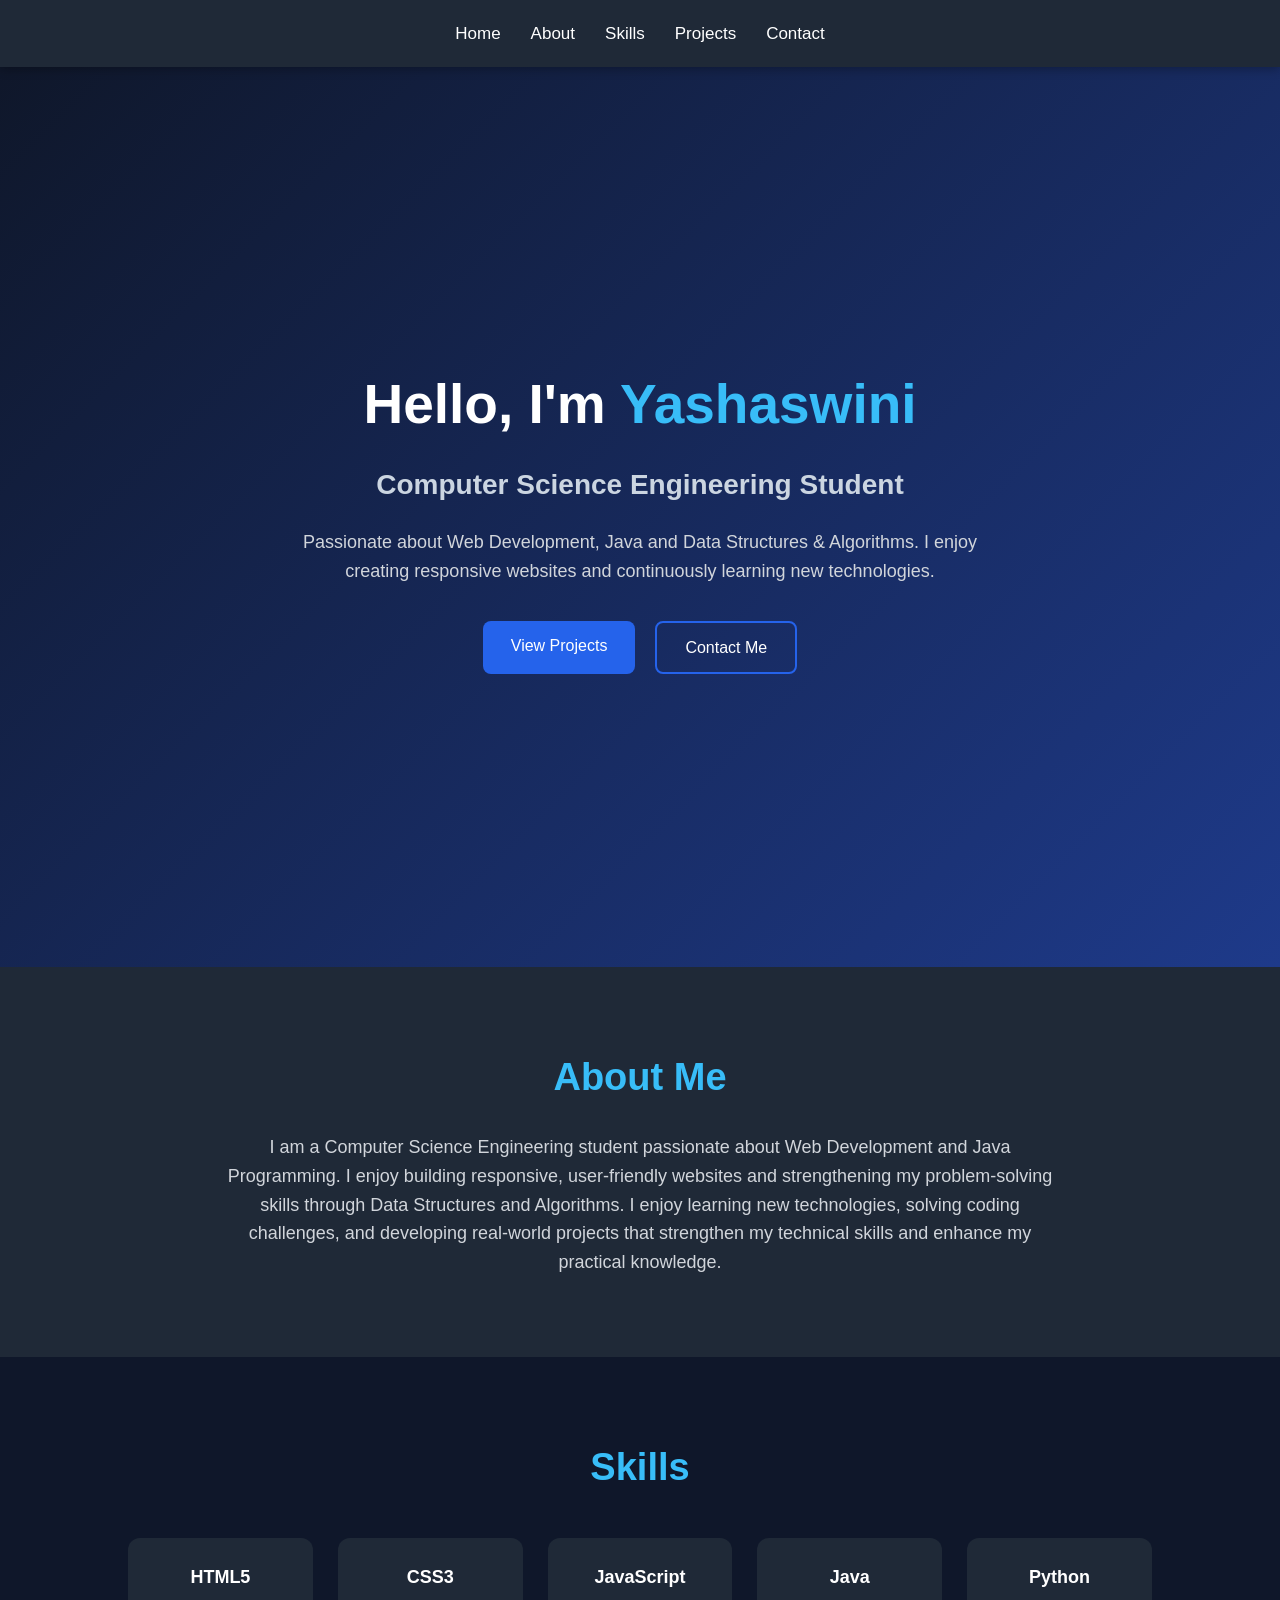
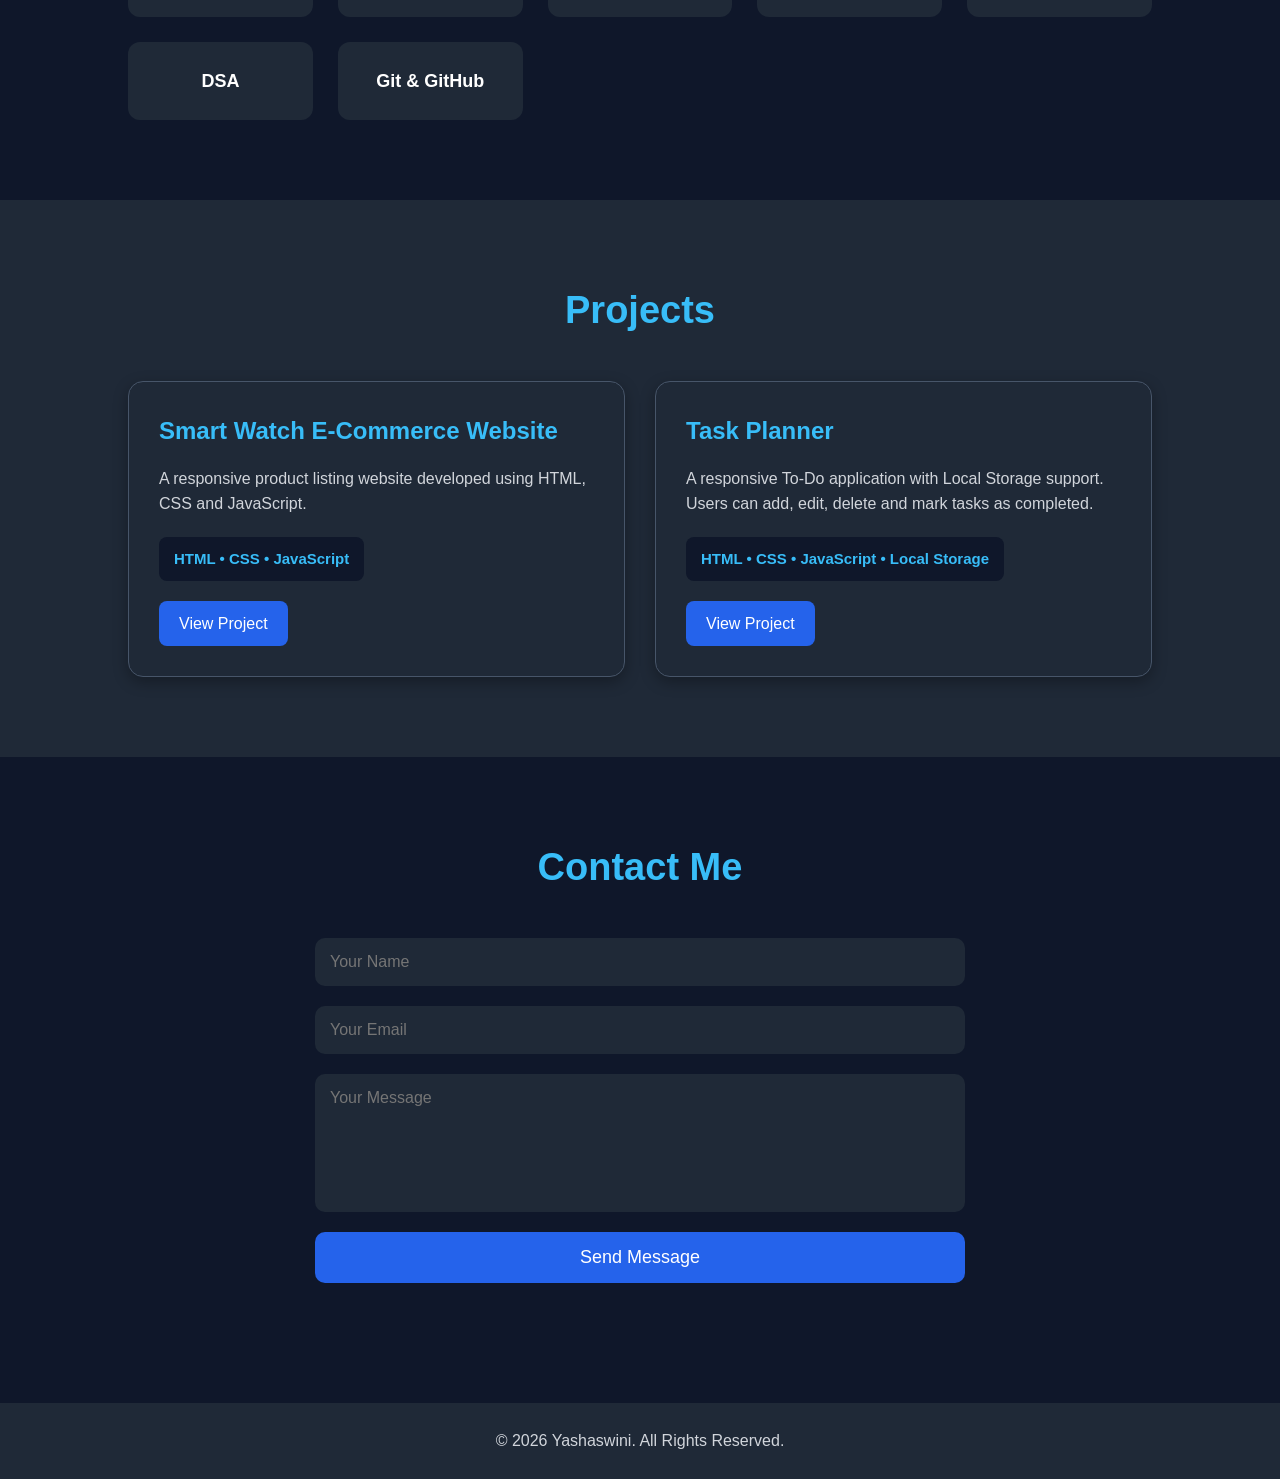
<file: index.html>
<!DOCTYPE html>
<html lang="en">
<head>
    <meta charset="UTF-8">
    <meta name="viewport" content="width=device-width, initial-scale=1.0">
    <title>Yashaswini Portfolio</title>
    <link rel="stylesheet" href="style.css">
</head>
<body>
    <header>
        <nav class="navbar">
            <ul class="nav-links">
                <li><a href="#home">Home</a></li>
                <li><a href="#about">About</a></li>
                <li><a href="#skills">Skills</a></li>
                <li><a href="#projects">Projects</a></li>
                <li><a href="#contact">Contact</a></li>
            </ul>
        </nav>
    </header>
    <section id="home" class="hero">
        <div class="hero-content">
            <h1>Hello, I'm <span>Yashaswini</span></h1>
            <h2>Computer Science Engineering Student</h2>
            <p>Passionate about Web Development, Java and Data Structures & Algorithms. I enjoy creating responsive websites and continuously learning new technologies.</p>
            <div class="hero-buttons">
                <a href="#projects" class="btn">View Projects</a>
                <a href="#contact" class="btn btn-outline">Contact Me</a>
            </div>
        </div>
    </section>
    <section id="about" class="about">
        <h2>About Me</h2>
          <p>I am a Computer Science Engineering student passionate about Web Development
             and Java Programming. I enjoy building responsive, user-friendly websites 
             and strengthening my problem-solving skills through Data Structures and 
             Algorithms. I enjoy learning new technologies, solving coding challenges, 
             and developing real-world projects that strengthen my technical skills and
             enhance my practical knowledge.</p>
    </section>
    <section id="skills" class="skills">
        <h2>Skills</h2>
        <div class="skill-container">
            <div class="skill-card">HTML5</div>
            <div class="skill-card">CSS3</div>
            <div class="skill-card">JavaScript</div>
            <div class="skill-card">Java</div>
            <div class="skill-card">Python</div>
            <div class="skill-card">DSA</div>
            <div class="skill-card">Git & GitHub</div>
        </div>
    </section>
    <section id="projects" class="projects">
        <h2>Projects</h2>
        <div class="project-container">
            <div class="project-card">
                <h3>Smart Watch E-Commerce Website</h3>
                <p>A responsive product listing website developed using HTML, CSS and JavaScript.</p>
                <div class="tech">HTML • CSS • JavaScript</div>
                <div class="buttons">
                    <a href="ecommerce/index.html" class="project-btn">View Project</a>
                </div>
            </div>
            <div class="project-card">
                <h3>Task Planner</h3>
                <p>A responsive To-Do application with Local Storage support. Users can add, edit, delete and mark tasks as completed.</p>
                <div class="tech">HTML • CSS • JavaScript • Local Storage</div>
                <div class="buttons">
                    <a href="taskplanner/index.html" class="project-btn">View Project</a>
                </div>
            </div>
        </div>
    </section>
    <section id="contact" class="contact">
        <h2>Contact Me</h2>
        <form id="contactForm">
            <input type="text" id="name" placeholder="Your Name" required>
            <input type="email" id="email" placeholder="Your Email" required>
            <textarea id="message" placeholder="Your Message" rows="6" required></textarea>
            <button type="submit">Send Message</button>
        </form>
    </section>
    <footer>
        <p>© 2026 Yashaswini. All Rights Reserved.</p>
    </footer>
    <script src="script.js"></script>
</body>
</html>
</file>
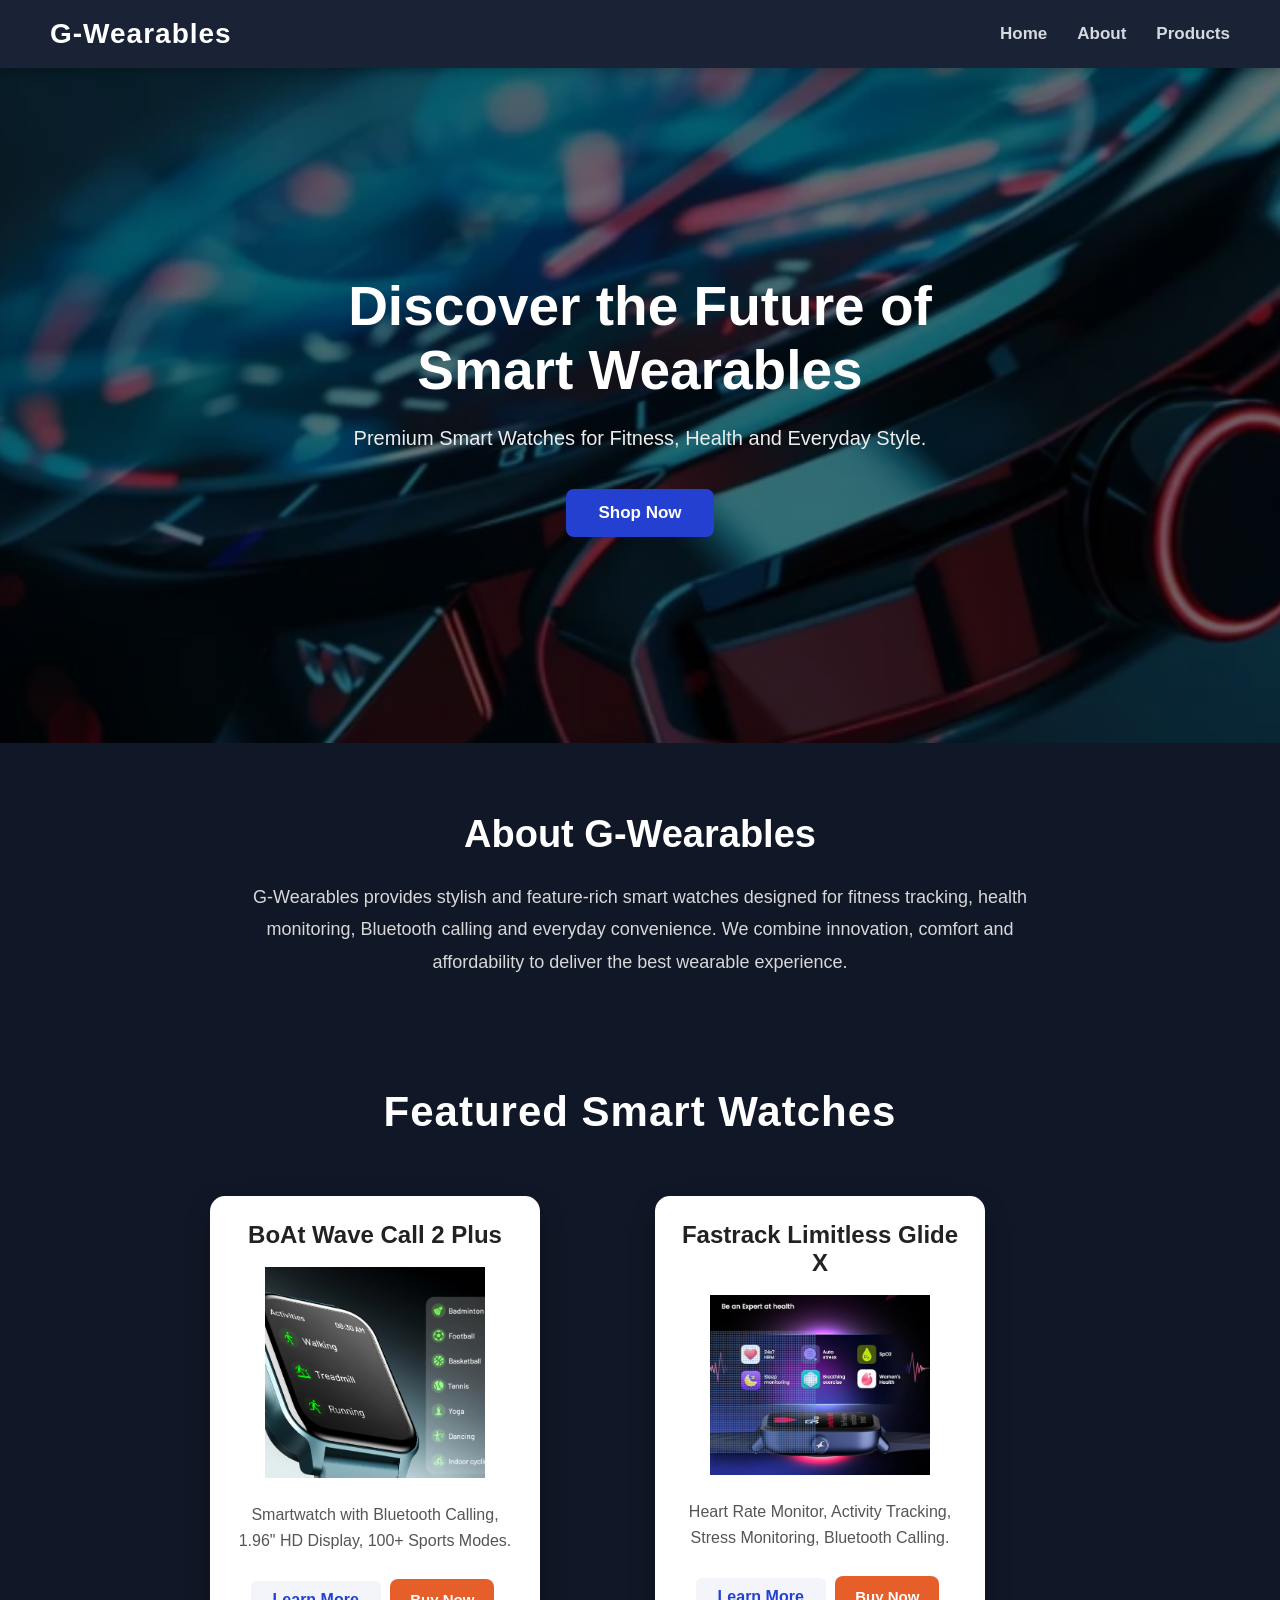
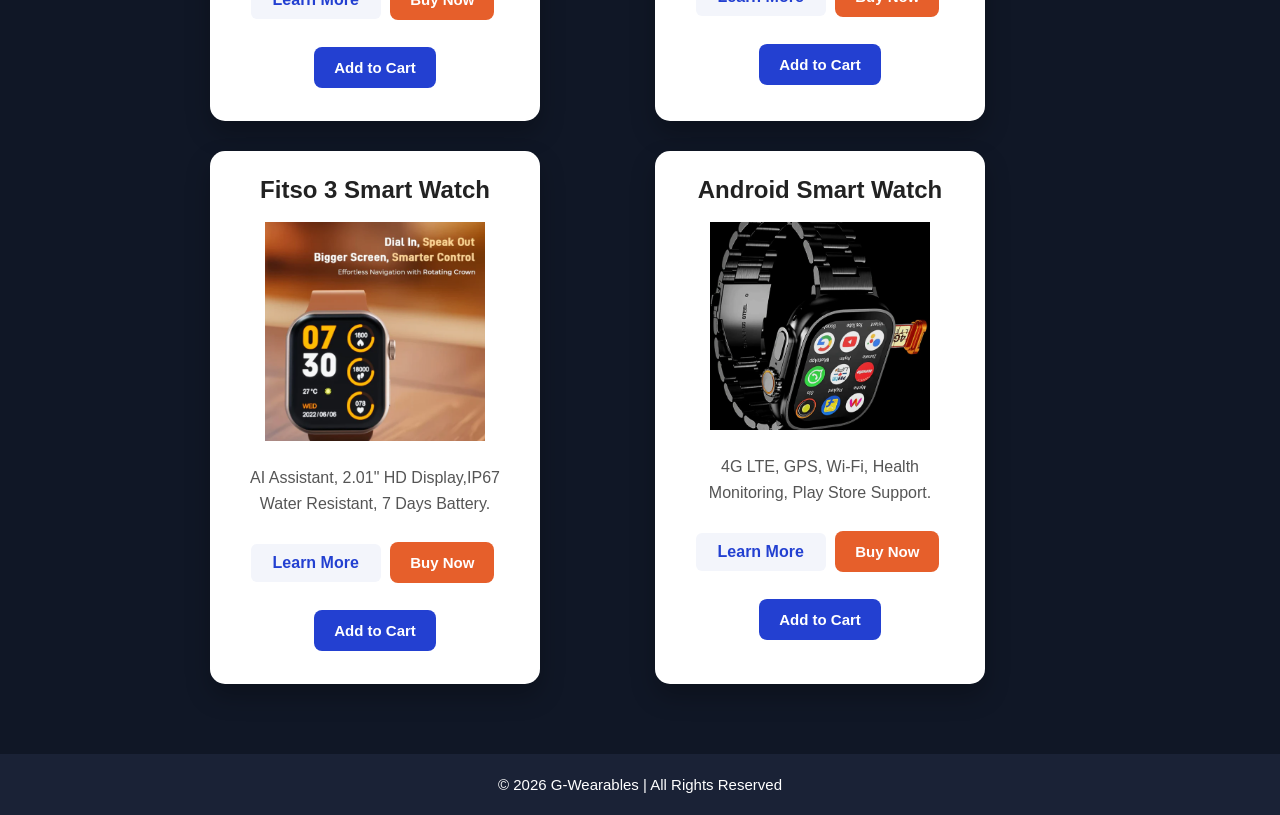
<file: ecommerce/index.html>
<!DOCTYPE html>
<html lang="en">
<head>
    <meta charset="UTF-8">
    <meta name="viewport" content="width=device-width, initial-scale=1.0">
    <title>G-Wearables</title>
    <link rel="stylesheet" href="style.css">
</head>
<body>
 <!-- Navigation -->
    <nav class="navbar">
        <h2>G-Wearables</h2>
        <ul>
            <li><a href="#Home">Home</a></li>
            <li><a href="#About">About</a></li>
            <li><a href="#Products">Products</a></li>
        </ul>
    </nav>
    <!-- Hero Section -->
    <section class="hero" id="Home">
        <div class="hero-content">
            <h1>Discover the Future of Smart Wearables</h1>
            <p>Premium Smart Watches for Fitness, Health and Everyday Style.</p>
            <a href="#Products" class="hero-btn">
                Shop Now
            </a>
        </div>
    </section>
    <!-- About -->
    <section id="About" class="about">
        <h2>About G-Wearables</h2>
        <p>G-Wearables provides stylish and feature-rich smart watches
            designed for fitness tracking, health monitoring, Bluetooth
            calling and everyday convenience. We combine innovation,
            comfort and affordability to deliver the best wearable
            experience.</p>
    </section>
    <!-- Products Heading -->
    <h1 class="heading">Featured Smart Watches</h1>
    <!-- Products -->
    <div id="Products" class="products">

        <!-- Product 1 -->
        <div class="container">
            <h1>BoAt Wave Call 2 Plus</h1>
            <img src="watch3.png" alt="Boat Smart Watch">
            <p> Smartwatch with Bluetooth Calling, 1.96" HD Display, 100+ Sports Modes.</p>
            <a href="https://www.boat-lifestyle.com/products/wave-call-2-plus-bluetooth-calling-smartwatch?srsltid=AfmBOooKpJ8ueb7LvMNWWxfbOnEWikZYXGYNaiAl6IYztYIp7ESM-DQ9"
               target="_blank">Learn More</a>
            <button class="button1" onclick="showAlert()"> Buy Now</button>
            <button class="button2" onclick="showMessage()">Add to Cart</button>
        </div>

        <!-- Product 2 -->
        <div class="container">
            <h1>Fastrack Limitless Glide X</h1>
            <img src="watch4.png" alt="Fastrack Smart Watch">
            <p>Heart Rate Monitor, Activity Tracking, Stress Monitoring, Bluetooth Calling.</p>
            <a href="https://www.amazon.in/Fastrack-Limitless-SingleSync-Smartwatch-Assistant/dp/B0D9629NJQ?th=1"
               target="_blank">Learn More</a>
            <button class="button1" onclick="showAlert()">Buy Now</button>
            <button class="button2" onclick="showMessage()">Add to Cart</button>
        </div> 

        <!-- Product 3 -->
        <div class="container">
            <h1>Fitso 3 Smart Watch</h1>
            <img src="smartwatch.png" alt="Fitso Smart Watch">
            <p> AI Assistant, 2.01" HD Display,IP67 Water Resistant, 7 Days Battery.</p>
            <a href="https://www.lapcare.com/products/fitso-3-bt-calling-smartwatch-with-full-touch-control-lsw-012"
               target="_blank">Learn More</a>
            <button class="button1" onclick="showAlert()">Buy Now</button>
            <button class="button2" onclick="showMessage()">Add to Cart</button>
        </div>

        <!-- Product 4 -->
        <div class="container">
            <h1>Android Smart Watch</h1>
            <img src="watch2.png" alt="Android Smart Watch">
            <p>4G LTE, GPS, Wi-Fi, Health Monitoring, Play Store Support.</p>
            <a href="https://www.flipkart.com/shop-new-android-smart-watch-5g-4g-sim-lte-wi-fi-play-store-unlimited-apps-gps-youtube-smartwatch/p/itm4a3fd04765301"
               target="_blank"> Learn More</a>
            <button class="button1" onclick="showAlert()">Buy Now</button>
            <button class="button2" onclick="showMessage()">Add to Cart</button>
        </div>
    </div>

    <!-- Footer -->
    <footer>
        <p>© 2026 G-Wearables | All Rights Reserved</p>
    </footer>
    <script src="script.js"></script>
</body>
</html>
</file>
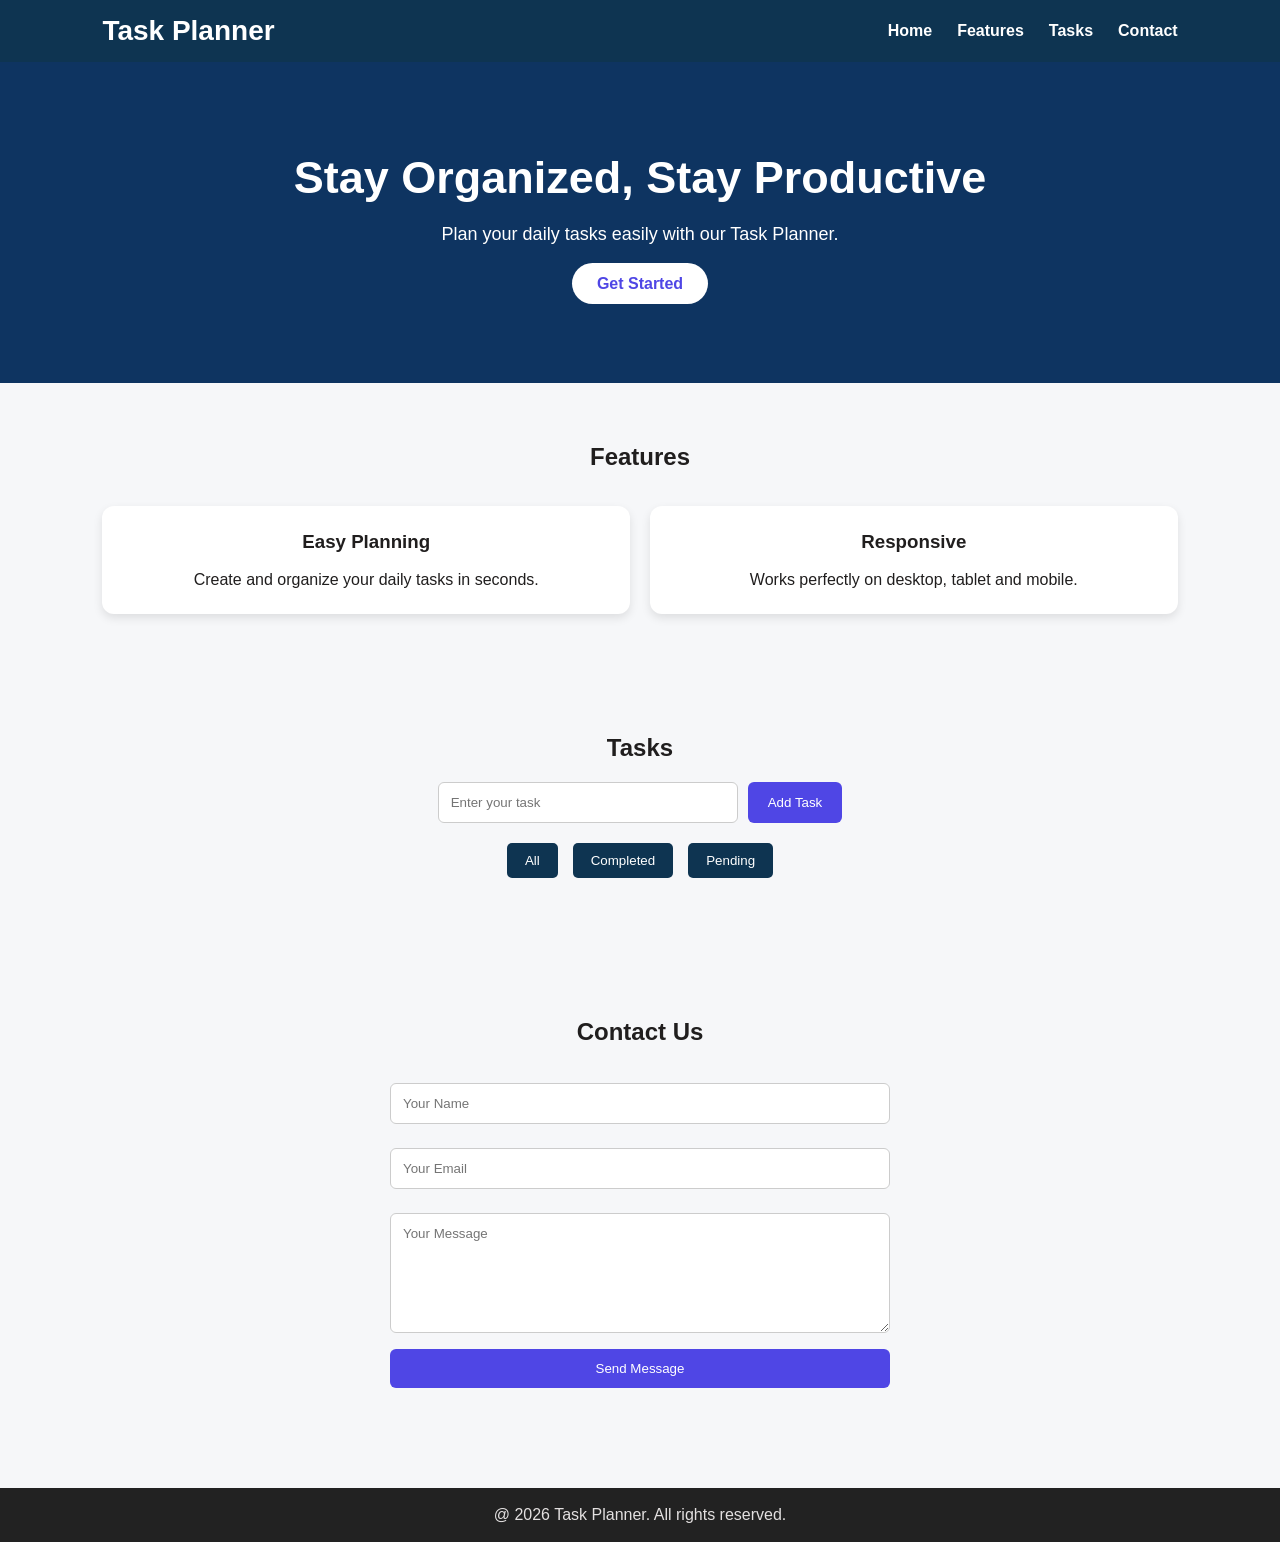
<file: taskplanner/index.html>
<!DOCTYPE html>
<html lang="en">
<head>
    <meta charset="UTF-8">
    <meta name="viewport" content="width=device-width, initial-scale=1.0">
    <title>Task Planner</title>
    <link rel="stylesheet" href="style.css">
</head>
<body>
    <header>
        <nav class="navbar">
            <h2>Task Planner</h2>
            <ul class="nav-links">
                <li><a href="#home">Home</a></li>
                <li><a href="#features">Features</a></li>
                <li><a href="#todo">Tasks</a></li>
                <li><a href="#contact">Contact</a></li>
            </ul>
        </nav>
    </header>
    <!-- Hero Section -->

    <section class="hero" id="home">
        <div class="hero-text">
            <h1>Stay Organized, Stay Productive</h1>
            <p>Plan your daily tasks easily with our Task Planner.</p>
            <a href="#todo" class="btn">Get Started</a>
        </div>
    </section>

    <!-- Features -->
    <section class="features" id="features">
        <h2>Features</h2>
        <div class="cards">
            <div class="card">
                <h3>Easy Planning</h3><br>
                <p>Create and organize your daily tasks in seconds.</p>
            </div>
            <div class="card">
                <h3>Responsive</h3><br>
                <p>Works perfectly on desktop, tablet and mobile.</p>
            </div>
        </div>
    </section>

    <!-- To-Do Section -->
    <section class="todo" id="todo">
    <h2>Tasks</h2>
        <div class="todo-box">
          <input type="text" id="taskInput" placeholder="Enter your task">
        <button id="addBtn">Add Task</button>
       </div>
         <div class="filters">
         <button id="allBtn">All</button>
         <button id="completedBtn">Completed</button>
             <button id="pendingBtn">Pending</button>
         </div>
         <ul id="taskList"></ul>
      </section>

    <!-- Contact -->
    <section class="contact" id="contact">
        <h2>Contact Us</h2>
        <form id="contactForm">
            <input
                type="text"
                id="name"
                placeholder="Your Name">
            <input
                type="email"
                id="email"
                placeholder="Your Email">
            <textarea
                id="message"
                placeholder="Your Message"></textarea>
            <button type="submit">
                Send Message
            </button>
        </form>
    </section>

    <footer>
        <p>@ 2026 Task Planner. All rights reserved.</p>
    </footer>

    <script src="script.js"></script>

</body>
</html>
</file>
<file: style.css>
*{
    margin:0;
    padding:0;
    box-sizing:border-box;
    scroll-behavior:smooth;
    font-family:Arial,sans-serif;
}
body{
    background:#0f172a;
    color:#fff;
    line-height:1.6;
}
section{
    padding:80px 10%;
}
.navbar{
    display:flex;
    justify-content:center;
    align-items:center;
    padding:20px 10%;
    background:#1f2937;
    position:sticky;
    top:0;
    z-index:1000;
    box-shadow:0 2px 10px rgba(0,0,0,.3);
}
.nav-links{
    list-style:none;
    display:flex;
    gap:30px;
}
.nav-links a{
    text-decoration:none;
    color:#fff;
    font-size:17px;
    transition:.3s;
}
.nav-links a:hover{
    color:#38bdf8;
}
.hero{
    min-height:100vh;
    display:flex;
    justify-content:center;
    align-items:center;
    text-align:center;
    background:linear-gradient(135deg,#0f172a,#1e3a8a);
}
.hero-content{
    max-width:700px;
}
.hero h1{
    font-size:55px;
    margin-bottom:15px;
}
.hero h1 span{
    color:#38bdf8;
}
.hero h2{
    font-size:28px;
    color:#cbd5e1;
    margin-bottom:20px;
}
.hero p{
    font-size:18px;
    color:#d1d5db;
    margin-bottom:35px;
}
.hero-buttons{
    display:flex;
    justify-content:center;
    gap:20px;
    flex-wrap:wrap;
}
.btn{
    text-decoration:none;
    background:#2563eb;
    color:#fff;
    padding:12px 28px;
    border-radius:8px;
    transition:.3s;
}
.btn:hover{
    background:#0395de;
    transform:translateY(-3px);
}
.btn-outline{
    background:transparent;
    border:2px solid #2563eb;
}
.btn-outline:hover{
    background:#2563eb;
}
.about{
    text-align:center;
    background:#1f2937;
}
.about h2{
    font-size:38px;
    margin-bottom:25px;
    color:#38bdf8;
}
.about p{
    max-width:850px;
    margin:auto;
    color:#d1d5db;
    font-size:18px;
}
.skills{
    text-align:center;
}
.skills h2{
    font-size:38px;
    margin-bottom:40px;
    color:#38bdf8;
}
.skill-container{
    display:grid;
    grid-template-columns:repeat(auto-fit,minmax(180px,1fr));
    gap:25px;
}
.skill-card{
    background:#1f2937;
    padding:25px;
    border-radius:12px;
    font-size:18px;
    font-weight:bold;
    transition:.3s;
    cursor:pointer;
}
.skill-card:hover{
    background:#38bdf8;
    color:#0f172a;
    transform:translateY(-8px);
}
.projects{
    background:#1f2937;
    text-align:center;
}
.projects h2{
    font-size:38px;
    margin-bottom:40px;
    color:#38bdf8;
}
.project-container{
    display:grid;
    grid-template-columns:repeat(auto-fit,minmax(300px,1fr));
    gap:30px;
}
.project-card{
    background:#1f2937;
    padding:30px;
    border:1px solid #475569;
    border-radius:15px;
    text-align:left;
    transition:.3s;
    box-shadow:0 5px 15px rgba(0,0,0,.3);
}
.project-card:hover{
    transform:translateY(-10px);
    box-shadow:0 10px 25px rgba(56,189,248,.3);
}
.project-card h3{
    color:#38bdf8;
    margin-bottom:15px;
    font-size:24px;
}
.project-card p{
    color:#d1d5db;
    margin-bottom:20px;
    font-size:16px;
}
.buttons{
    margin-top:20px;
}
.project-btn{
    display:inline-block;
    text-decoration:none;
    background:#2563eb;
    color:#fff;
    padding:10px 20px;
    border-radius:8px;
    transition:.3s;
}
.project-btn:hover{
    background:#0284c7;
}
.tech{
    display:inline-block;
    background:#0f172a;
    color:#38bdf8;
    padding:10px 15px;
    border-radius:8px;
    font-size:15px;
    font-weight:bold;
}
.contact{
    text-align:center;
}
.contact h2{
    font-size:38px;
    margin-bottom:40px;
    color:#38bdf8;
}
#contactForm{
    max-width:650px;
    margin:auto;
    display:flex;
    flex-direction:column;
    gap:20px;
}
#contactForm input,
#contactForm textarea{
    width:100%;
    padding:15px;
    border:none;
    border-radius:10px;
    background:#1f2937;
    color:#fff;
    font-size:16px;
    outline:none;
    transition:.3s;
}
#contactForm input:focus,
#contactForm textarea:focus{
    border:2px solid #38bdf8;
}
#contactForm textarea{
    resize:none;
}
#contactForm button{
    padding:15px;
    background:#2563eb;
    color:#fff;
    border:none;
    border-radius:10px;
    font-size:18px;
    cursor:pointer;
    transition:.3s;
}
#contactForm button:hover{
    background:#0284c7;
    transform:translateY(-3px);
}
footer{
    background:#1f2937;
    text-align:center;
    padding:25px;
    color:#d1d5db;
    font-size:16px;
    margin-top:40px;
}
@media(max-width:768px){
    .navbar{
        flex-direction:column;
        padding:20px;
    }
    .nav-links{
        margin-top:15px;
        gap:15px;
        flex-wrap:wrap;
        justify-content:center;
    }
    .hero h1{
        font-size:40px;
    }
    .hero h2{
        font-size:22px;
    }
    .hero p{
        font-size:16px;
    }
    .hero-buttons{
        flex-direction:column;
        align-items:center;
    }
    .btn{
        width:220px;
        text-align:center;
    }
    section{
        padding:60px 8%;
    }
    .about h2,
    .skills h2,
    .projects h2,
    .contact h2{
        font-size:32px;
    }
    .about p{
        font-size:16px;
    }
    .skill-container,
    .project-container{
        grid-template-columns:1fr;
    }
    .project-card{
        text-align:center;
    }
}
</file>
<file: ecommerce/style.css>
* {
    margin: 0;
    padding: 0;
    box-sizing: border-box;
}
html {
    scroll-behavior: smooth;
}
body {
    font-family: Arial, sans-serif;
    background-color: #101726;
    color: #ffffff;
    min-height: 100vh;
}
.navbar {
    width: 100%;
    background: #1a2236;
    display: flex;
    justify-content: space-between;
    align-items: center;
    padding: 18px 50px;
    position: sticky;
    top: 0;
    z-index: 1000;
    box-shadow: 0 3px 10px rgba(0, 0, 0, 0.25);
}
.navbar h2 {
    color: #ffffff;
    font-size: 28px;
    letter-spacing: 1px;
}
.navbar ul {
    display: flex;
    list-style: none;
}
.navbar ul li {
    margin-left: 30px;
}
.navbar ul li a {
    color: #d6d9df;
    text-decoration: none;
    font-size: 17px;
    font-weight: 600;
    transition: color 0.3s ease;
}
.navbar ul li a:hover {
    color: #4da6ff;
}
.hero {
    height: 75vh;
    background: linear-gradient(rgba(0,0,0,0.55),rgba(0,0,0,0.55)),url("watchbanner.png");
    background-size: cover;
    background-position: center;
    display: flex;
    justify-content: center;
    align-items: center;
    text-align: center;
    padding: 20px;
}
.hero-content {
    max-width: 700px;
}
.hero-content h1 {
    color: white;
    font-size: 55px;
    margin-bottom: 20px;
}
.hero-content p {
    color: #ececec;
    font-size: 20px;
    line-height: 1.6;
    margin-bottom: 35px;
}
.hero-btn {
    display: inline-block;
    padding: 14px 32px;
    background: #2340d1;
    color: white;
    text-decoration: none;
    border-radius: 8px;
    font-size: 17px;
    font-weight: bold;
    transition: 0.3s;
}
.hero-btn:hover {
    background: #1a2e9c;
    transform: scale(1.05);
}
.about {
    width: 100%;
    padding: 70px 10%;
    text-align: center;
}
.about h2 {
    font-size: 38px;
    margin-bottom: 25px;
}
.about p {
    max-width: 800px;
    margin: auto;
    color: #d8d8d8;
    font-size: 18px;
    line-height: 1.8;
}
.heading {
    text-align: center;
    font-size: 42px;
    margin: 40px 0;
    color: white;
    letter-spacing: 1px;
}
.products {
    display: grid;
    grid-template-columns: repeat(2,1fr);
    justify-content: center;
    gap: 30px;
    width: 100%;
    padding: 20px;
    margin:auto;
    max-width: 900px;
}
.container {
    width: 100%;
    max-width: 330px;
    background: #ffffff;
    border-radius: 15px;
    padding: 25px;
    text-align: center;
    box-shadow: 0 12px 25px rgba(0, 0, 0, 0.25);
    transition: transform 0.3s ease, box-shadow 0.3s ease;
}
.container:hover {
    transform: translateY(-10px);
    box-shadow: 0 18px 35px rgba(0, 0, 0, 0.35);
}
.container h1 {
    color: #222;
    font-size: 24px;
    margin-bottom: 18px;
}
.container img {
    width: 220px;
    height: auto;
    margin-bottom: 20px;
    transition: transform 0.3s ease;
}
.container:hover img {
    transform: scale(1.08);
}
.container p {
    color: #555;
    font-size: 16px;
    line-height: 1.6;
    margin-bottom: 18px;
}
.rating {
    color: #f5b301;
    font-size: 18px;
    font-weight: bold;
    margin-bottom: 10px;
}
.price {
    color: #2340d1;
    font-size: 28px;
    margin-bottom: 18px;
}
.container a {
    display: inline-block;
    text-decoration: none;
    background: #f3f5fb;
    color: #2340d1;
    padding: 10px 22px;
    border-radius: 6px;
    font-weight: bold;
    margin-bottom: 20px;
    transition: 0.3s;
}
.container a:hover {
    background: #2340d1;
    color: white;
}
.button1,.button2 {
    padding: 12px 20px;
    border: none;
    border-radius: 8px;
    cursor: pointer;
    font-size: 15px;
    font-weight: bold;
    margin: 8px 5px;
    transition: 0.3s;
}
.button1 {
    background: #e65f2b;
    color: white;
}
.button2 {
    background: #2340d1;
    color: white;
}
.button1:hover {
    background: #b94316;
    transform: scale(1.05);
}
.button2:hover {
    background: #182f9d;
    transform: scale(1.05);
}
footer {
    width: 100%;
    background: #1a2236;
    color: white;
    text-align: center;
    padding: 22px;
    margin-top: 50px;
    font-size: 15px;
}
@media (max-width: 768px) {
    html{
        scroll-padding-top:120px;
    }
    .navbar{
        flex-direction:column;
        justify-content:center;
        align-items:center;
        padding:15px;
    }
    .navbar h2{
        font-size:32px;
        margin-bottom:12px;
    }
    .navbar ul{
        display:flex;
        flex-direction:row;
        justify-content:center;
        align-items:center;
        gap:20px;
        list-style:none;
        margin-top:0;
        flex-wrap:nowrap;
    }
    .navbar ul li{
        margin:0;
    }
    .navbar ul li a{
        font-size:16px;
    }
    .hero{
        height:65vh;
        padding:20px;
    }
    .hero-content h1{
        font-size:42px;
    }
    .hero-content p{
        font-size:18px;
    }
    .heading{
        font-size:32px;
    }
    .about h2{
        font-size:30px;
    }
    .about p{
        font-size:16px;
    }
    .products{
        grid-template-columns:1fr;
        justify-items:center;
        gap:25px;
        padding:20px 15px;
    }
    .container{
        width:100%;
        max-width:340px;
        margin:auto;
    }
    .container img{
        width:100%;
        max-width:220px;
        height:auto;
    }
    .button1,
    .button2{
        width:100%;
        margin:8px 0;
    }
}
</file>
<file: taskplanner/style.css>
*{
    margin:0;
    padding:0;
    box-sizing:border-box;
    font-family:Arial,sans-serif;
    scroll-behavior:smooth;
}
body{
    background:#f6f7f9;
    color:#201e1e;
    transition:0.3s;
}
.navbar{
    display:flex;
    justify-content:space-between;
    align-items:center;
    padding:15px 8%;
    background:#0e3451;
    color:white;
    position:sticky;
    top:0;
}
.navbar h2{
    font-size:28px;
}
.nav-links{
    list-style:none;
    display:flex;
}
.nav-links li{
    margin-left:25px;
}
.nav-links a{
    text-decoration:none;
    color:white;
    font-weight:bold;
}
.nav-links a:hover{
    color:#97c9ef;
}
.hero{
    text-align:center;
    padding:90px 20px;
    background:#0e3461;
    color:white;
}
.hero h1{
    font-size:45px;
    margin-bottom:20px;
}
.hero p{
    font-size:18px;
    margin-bottom:30px;
}
.btn{
    text-decoration:none;
    background:white;
    color:#4f46e5;
    padding:12px 25px;
    border-radius:30px;
    font-weight:bold;
}
.btn:hover{
   background:#22c55e;
   color:white;
}
.features{
    padding:60px 8%;
}
.features h2{
    text-align:center;
    margin-bottom:35px;
}
.cards{
    display:grid;
    grid-template-columns:repeat(auto-fit,minmax(220px,1fr));
    gap:20px;
}
.card{
    background:white;
    padding:25px;
    border-radius:12px;
    box-shadow:0 4px 10px rgba(0,0,0,.1);
    text-align:center;
}
.card:hover{
    transform:translateY(-5px);
    transition:.3s;
}
.todo{
    padding:60px 8%;
    text-align:center;
}
.todo-box{
    display:flex;
    justify-content:center;
    gap:10px;
    margin:20px 0;
    flex-wrap:wrap;
}
.todo-box input{
    width:300px;
    padding:12px;
    border:1px solid #ccc;
    border-radius:6px;
}
.todo-box button{
    padding:12px 20px;
    background:#4f46e5;
    color:white;
    border:none;
    border-radius:6px;
    cursor:pointer;
}
#taskList{
    list-style:none;
    max-width:500px;
    margin:20px auto;
}
#taskList li{
    display:flex;
    justify-content:space-between;
    align-items:center;
    background:white;
    margin:10px 0;
    padding:12px;
    border-radius:8px;
    box-shadow:0 2px 6px rgba(0,0,0,.1);
}
.contact{
    padding:60px 8%;
}
.contact h2{
    text-align:center;
    margin-bottom:25px;
}
form{
    max-width:500px;
    margin:auto;
}
form input,
form textarea{
    width:100%;
    padding:12px;
    margin:12px 0;
    border:1px solid #ccc;
    border-radius:6px;
}
form textarea{
    height:120px;
}
form button{
    width:100%;
    padding:12px;
    background:#4f46e5;
    color:white;
    border:none;
    border-radius:6px;
    cursor:pointer;
}
form button:hover{
    background:#3730a3;
}
footer{
    background:#222;
    color:rgb(227, 224, 224);
    text-align:center;
    padding:18px;
    margin-top:40px;
}
.filters{
    display:flex;
    justify-content:center;
    gap:15px;
    margin:20px;
    flex-wrap:wrap;
}
.filters button{
    padding:10px 18px;
    background:#0e3451;
    color:white;
    border:none;
    border-radius:5px;
    cursor:pointer;
}
.filters button:hover{
    background:#4f46e5;
}
.complete{
    text-decoration:line-through;
    color:gray;
}
.action-btn{
    margin-left:8px;
    padding:6px 10px;
    border:none;
    border-radius:5px;
    cursor:pointer;
}
.edit{
    background:#ffc107;
}
.delete{
    background:#dc3545;
    color:white;
}
.done{
    background:#28a745;
    color:white;
}
@media(max-width:768px){
    .navbar{
        padding:15px 4%;
    }
    .nav-links{
        flex-direction:row;
    }
    .navbar h2{
        font-size:20px;
    }
    .nav-links li{
        margin-left:12px;
    }
    .nav-links a{
        font-size:14px;
    }
    .hero{
        padding:40px 15px;
    }
    .hero h1{
        font-size:32px;
    }
    .todo-box{
        flex-direction:column;
    }
    .todo-box input{
        width:100%;
    }
}
</file>
